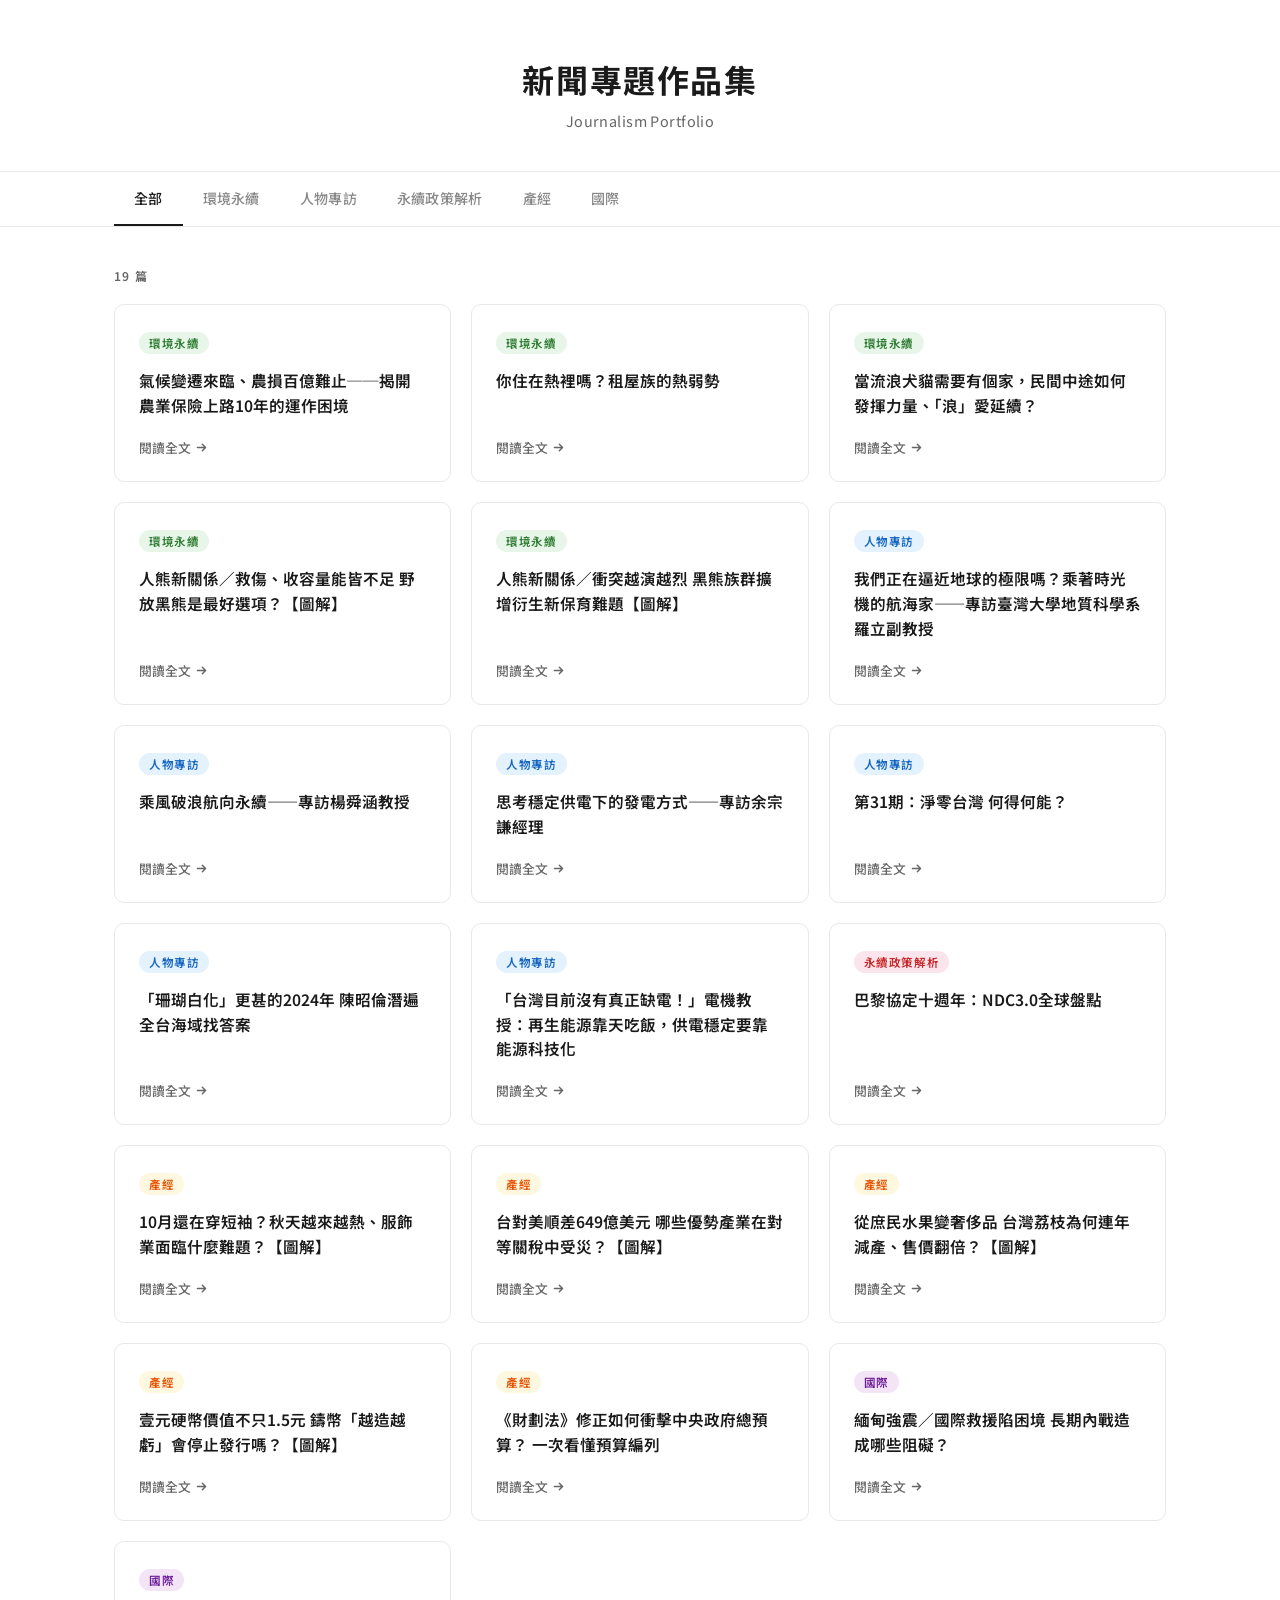
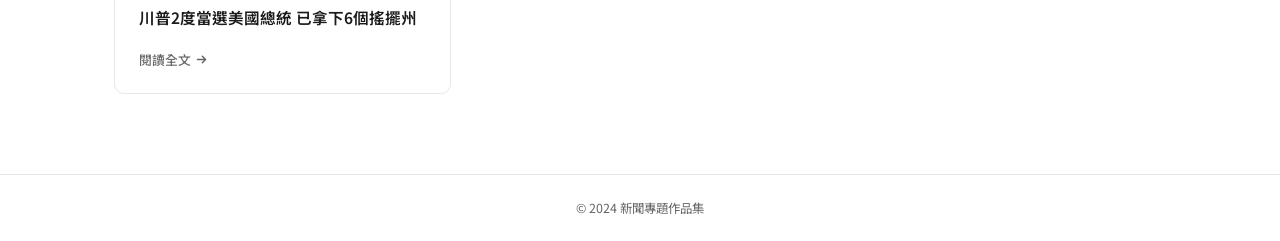
<file: index.html>
<!DOCTYPE html>
<html lang="zh-Hant">
<head>
  <meta charset="UTF-8" />
  <meta name="viewport" content="width=device-width, initial-scale=1.0" />
  <title>新聞專題作品集</title>
  <link rel="preconnect" href="https://fonts.googleapis.com" />
  <link rel="preconnect" href="https://fonts.gstatic.com" crossorigin />
  <link href="https://fonts.googleapis.com/css2?family=Noto+Sans+TC:wght@400;500;600;700&display=swap" rel="stylesheet" />
  <link rel="stylesheet" href="css/style.css" />
</head>
<body>

  <header>
    <h1>新聞專題作品集</h1>
    <p>Journalism Portfolio</p>
  </header>

  <nav aria-label="主題分類">
    <div class="nav-inner">
      <button class="tab active" data-category="全部">全部</button>
      <button class="tab" data-category="環境永續">環境永續</button>
      <button class="tab" data-category="人物專訪">人物專訪</button>
      <button class="tab" data-category="永續政策解析">永續政策解析</button>
      <button class="tab" data-category="產經">產經</button>
      <button class="tab" data-category="國際">國際</button>
    </div>
  </nav>

  <main>
    <p class="section-label"><span id="count"></span></p>
    <div id="grid" class="grid"></div>
  </main>

  <footer>
    <p>© 2024 新聞專題作品集</p>
  </footer>

  <script src="js/app.js"></script>
</body>
</html>
</file>
<file: css/style.css>
:root {
  --bg: #ffffff;
  --text: #1a1a1a;
  --text-secondary: #666666;
  --border: #e8e8e8;
  --tab-active: #1a1a1a;
  --tab-inactive: #888888;

  --tag-env: #2e7d32;
  --tag-env-bg: #e8f5e9;
  --tag-interview: #1565c0;
  --tag-interview-bg: #e3f2fd;
  --tag-policy: #c62828;
  --tag-policy-bg: #fce4ec;
  --tag-econ: #e65100;
  --tag-econ-bg: #fff8e1;
  --tag-intl: #6a1b9a;
  --tag-intl-bg: #f3e5f5;
}

*, *::before, *::after {
  box-sizing: border-box;
  margin: 0;
  padding: 0;
}

html {
  font-size: 16px;
  -webkit-font-smoothing: antialiased;
}

body {
  font-family: 'Noto Sans TC', sans-serif;
  background: var(--bg);
  color: var(--text);
  min-height: 100vh;
}

/* ── Header ── */
header {
  padding: 56px 0 40px;
  text-align: center;
  border-bottom: 1px solid var(--border);
}

header h1 {
  font-size: 2rem;
  font-weight: 700;
  letter-spacing: 0.05em;
}

header p {
  margin-top: 8px;
  font-size: 0.9rem;
  color: var(--text-secondary);
  letter-spacing: 0.03em;
}

/* ── Nav ── */
nav {
  position: sticky;
  top: 0;
  z-index: 10;
  background: var(--bg);
  border-bottom: 1px solid var(--border);
}

.nav-inner {
  max-width: 1100px;
  margin: 0 auto;
  padding: 0 24px;
  display: flex;
  gap: 0;
  overflow-x: auto;
  scrollbar-width: none;
}

.nav-inner::-webkit-scrollbar {
  display: none;
}

.tab {
  flex-shrink: 0;
  padding: 16px 20px;
  font-size: 0.875rem;
  font-weight: 500;
  color: var(--tab-inactive);
  cursor: pointer;
  border: none;
  background: none;
  border-bottom: 2px solid transparent;
  transition: color 0.2s, border-color 0.2s;
  letter-spacing: 0.02em;
  font-family: inherit;
}

.tab:hover {
  color: var(--tab-active);
}

.tab.active {
  color: var(--tab-active);
  border-bottom-color: var(--tab-active);
}

/* ── Main ── */
main {
  max-width: 1100px;
  margin: 0 auto;
  padding: 40px 24px 80px;
}

.section-label {
  font-size: 0.75rem;
  font-weight: 600;
  letter-spacing: 0.1em;
  text-transform: uppercase;
  color: var(--text-secondary);
  margin-bottom: 20px;
}

/* ── Grid ── */
.grid {
  display: grid;
  grid-template-columns: repeat(auto-fill, minmax(320px, 1fr));
  gap: 20px;
  animation: fadeIn 0.25s ease;
}

@keyframes fadeIn {
  from { opacity: 0; transform: translateY(8px); }
  to   { opacity: 1; transform: translateY(0); }
}

/* ── Card ── */
.card {
  display: flex;
  flex-direction: column;
  justify-content: space-between;
  border: 1px solid var(--border);
  border-radius: 10px;
  padding: 24px;
  text-decoration: none;
  color: inherit;
  transition: box-shadow 0.2s, transform 0.2s;
  background: var(--bg);
}

.card:hover {
  box-shadow: 0 6px 24px rgba(0, 0, 0, 0.08);
  transform: translateY(-3px);
}

.card-top {
  flex: 1;
}

.card-tag {
  display: inline-block;
  font-size: 0.72rem;
  font-weight: 600;
  letter-spacing: 0.05em;
  padding: 3px 10px;
  border-radius: 20px;
  margin-bottom: 14px;
}

.tag-env       { color: var(--tag-env);      background: var(--tag-env-bg); }
.tag-interview { color: var(--tag-interview); background: var(--tag-interview-bg); }
.tag-policy    { color: var(--tag-policy);   background: var(--tag-policy-bg); }
.tag-econ      { color: var(--tag-econ);     background: var(--tag-econ-bg); }
.tag-intl      { color: var(--tag-intl);     background: var(--tag-intl-bg); }

.card h2 {
  font-size: 0.975rem;
  font-weight: 600;
  line-height: 1.6;
  color: var(--text);
}

.card-link {
  margin-top: 20px;
  font-size: 0.8rem;
  font-weight: 500;
  color: var(--text-secondary);
  display: flex;
  align-items: center;
  gap: 4px;
  transition: color 0.15s;
}

.card:hover .card-link {
  color: var(--text);
}

.card-link svg {
  width: 13px;
  height: 13px;
}

/* ── Count badge ── */
.count {
  font-size: 0.75rem;
  color: var(--text-secondary);
  margin-left: 4px;
}

/* ── Footer ── */
footer {
  text-align: center;
  padding: 24px;
  font-size: 0.78rem;
  color: var(--text-secondary);
  border-top: 1px solid var(--border);
}

/* ── RWD ── */
@media (max-width: 768px) {
  header { padding: 36px 0 28px; }
  header h1 { font-size: 1.5rem; }
  .grid { grid-template-columns: 1fr; }
  .tab { padding: 14px 14px; font-size: 0.82rem; }
  main { padding: 28px 16px 60px; }
}
</file>
